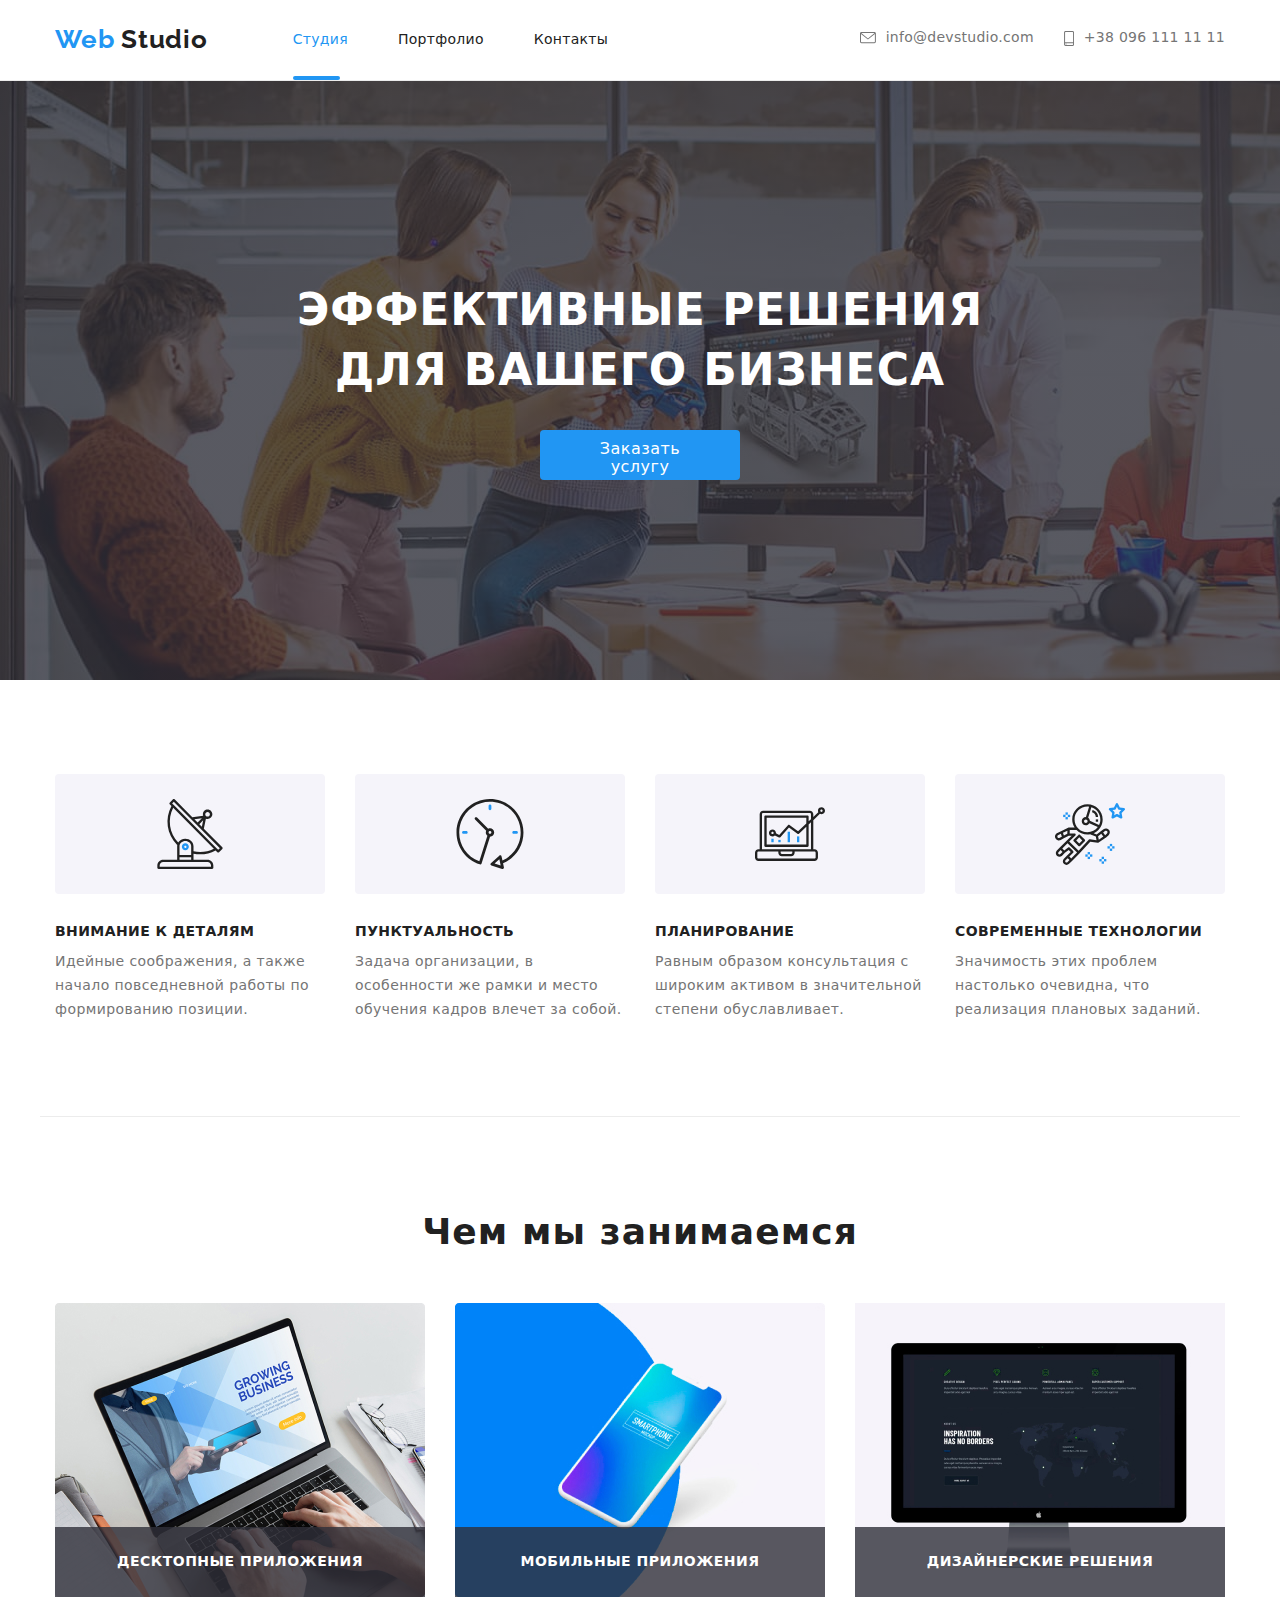
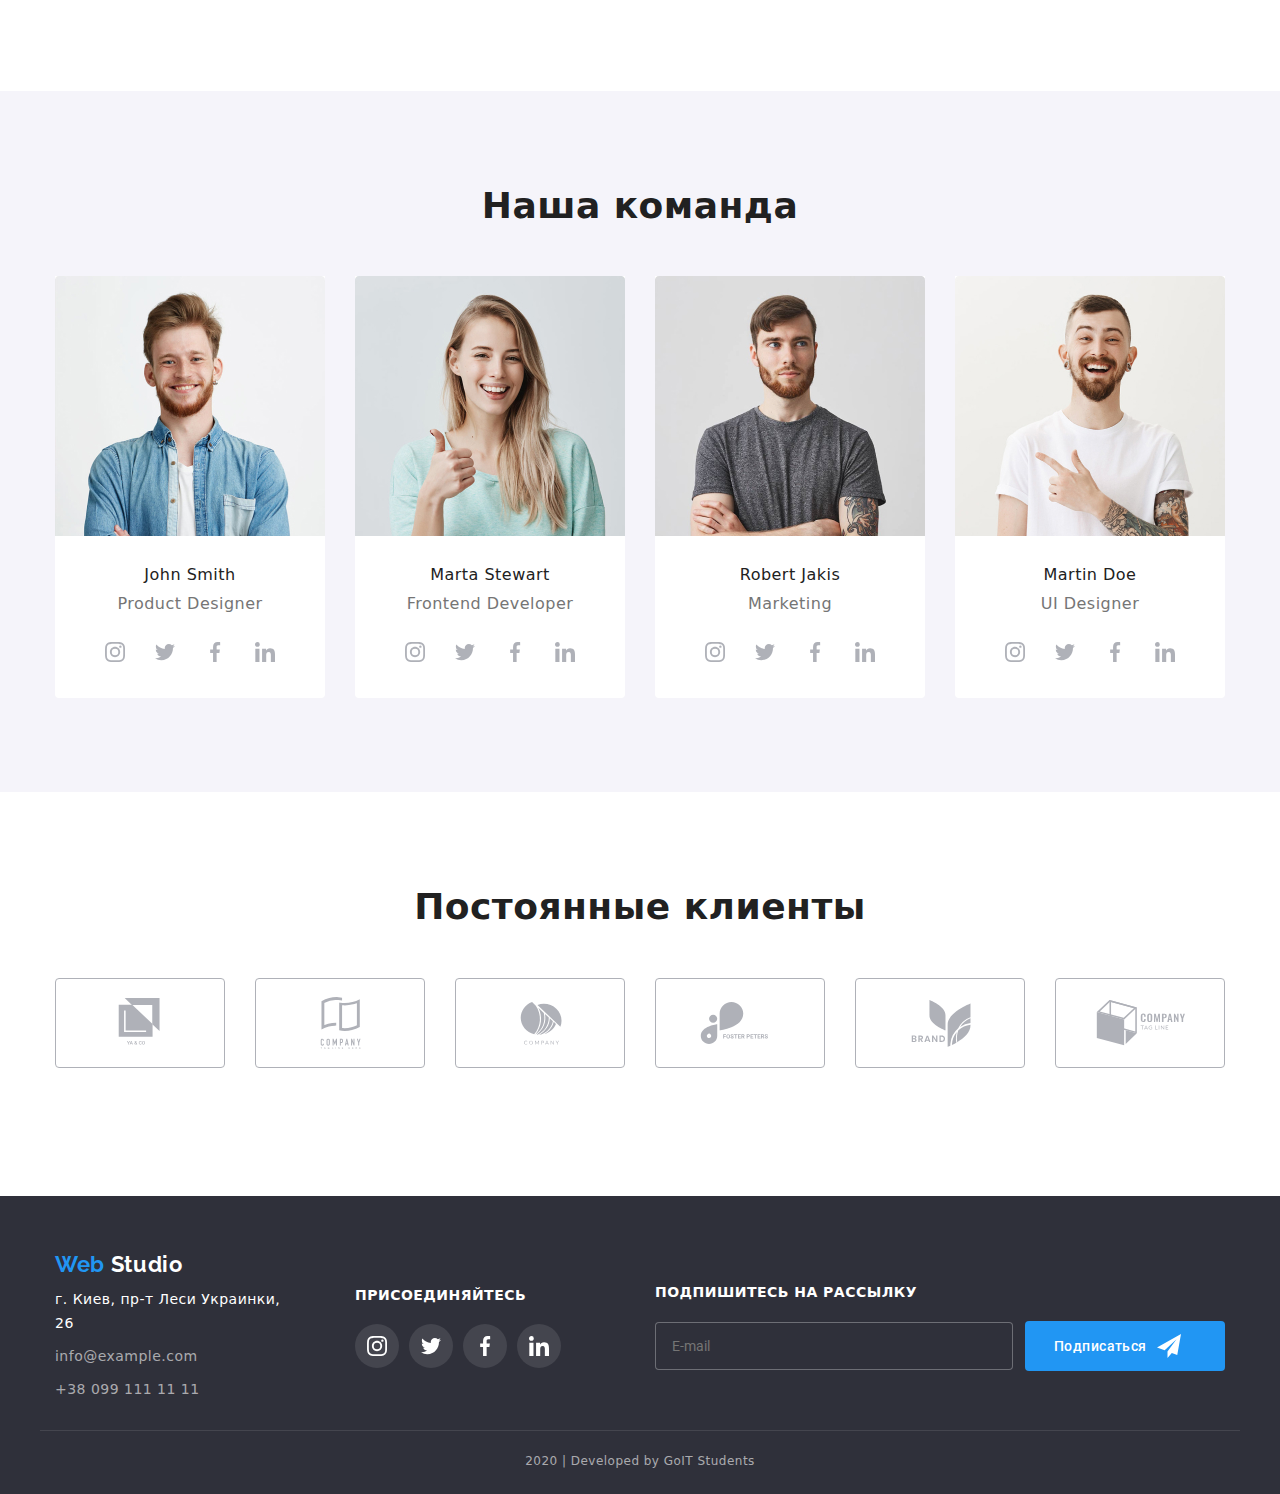
<file: index.html>
<!DOCTYPE html>
<html lang="en">
  <head>
    <meta charset="UTF-8" />
    <meta name="viewport" content="width=device-width, initial-scale=1.0" />
    <title>Web studio v.1</title>
    <!--<link href="https://fonts.googleapis.com/css2?family=Raleway:wght@700&family=Roboto:wght@500;700;900&display=swap"
      rel="stylesheet" />-->
    <link rel="stylesheet" href="./css/main.min.css">
    <link
      rel="stylesheet"
      href="https://cdnjs.cloudflare.com/ajax/libs/modern-normalize/0.6.0/modern-normalize.min.css"
    />
    <!--<link rel="stylesheet" href="./css/styles.css" />-->
  </head>
  <body>
    <!-- Шапка Сайту -->
    <header class="header">
      <div class="container">
        <nav>
          <a href="" class="logo main"><span>Web</span> Studio</a>
          <ul class="site-nav">
            <li class="item"><a href="" class="link studio">Студия</a></li>
            <li class="item"><a href="portfolio.html">Портфолио</a></li>
            <li class="item"><a href="">Контакты</a></li>
          </ul>
        </nav>
        <ul class="connection">
          <li class="items">
            <a class="mail" href="mailto:http://info@devstudio.com">
              <svg class="envelope">
                <use href="./images/symbol-defs.svg#icon-envelope"></use>
              </svg> info@devstudio.com</a>
          </li>
          <li class="items">
            <a class="phone" href="tel:+380961111111"
              ><svg class="smartphone"><use href="./images/symbol-defs.svg#icon-smartphone"></use></svg>+38 096 111 11
              11</a>
          </li>
        </ul>
      </div>
    </header>
    <!-- Основна частина (main) -->
    <main>
      <!-- Баннер -->
      <section class="banner">
        <h1 class="banner-title">Эффективные решения </br> для вашего бизнеса</h1>
      <button data-modal-open class="order-service">
        Заказать услугу</button>
      
      <div class="backdrop is-hidden" data-modal>
        <div class="modal">
          <button data-modal-close class="close-button">
            <svg class="icon-cross" width="11" height="11">
              <use href="./images/cross.svg#icon-cross"">
              </use>
            </svg>
          </button>
          <b>Оставьте свои данные, мы вам перезвоним</b>
          <form action="" name="mailing">

            <div class="first-input">
            <input type="text" name="name" class="form-name" id="name" placeholder=" ">
            <label for="name" class="form-lable">Имя</label>
            <svg class="icon-fname" height="12" width="12">
              <use href="./images/formsprite.svg#icon-fname">
              </use>
            </svg>
            </div>

            <div class="second-input">
              <input type="text" name="tel" class="form-name" id="phone" placeholder=" ">
              <label for="phone" class="form-lable">Телефон</label>
              <svg class="icon-fname" height="12" width="12">
                <use href="./images/formsprite.svg#icon-fphone">
                </use>
              </svg>
            </div>

            <div class="third-input">
              <input type="text" name="email" class="form-name" id="mail" placeholder=" ">
              <label for="mail" class="form-lable">Почта</label>
              <svg class="icon-fname" height="12" width="12">
                <use href="./images/formsprite.svg#icon-fenvelope">
                </use>
              </svg>
            </div>
            <textarea name="comment" id="" cols="30" rows="10" placeholder="Комментарий" class="textarea"></textarea>
           
            <div class="form-checkbox">
          <label class="check-lable">
            <input type="checkbox" class="form-check" name="policy" value="accept-policy">
            <span class="checkbox"></span>Соглашаюсь с рассылкой и принимаю <a href=" ">Условия договора</a>
          </label>
          </div>
          <button class="sent-resalt">
            Отправить
          </button>
            </form>
        </div>
      </div>
      </section>
      <!-- Частина Переваги -->
      <section class="section advantages">
        <div class="container">
          <ul class="advantages-title">
            <li class="items">
              <h3 class="section-title">Внимание к деталям</h3>
              <p>
                Идейные соображения, а также начало повседневной работы по
                формированию позиции.
              </p>
            </li>
            <li class="items">
              <h3 class="section-title">Пунктуальность</h3>
              <p>
                Задача организации, в особенности же рамки и место обучения
                кадров влечет за собой.
              </p>
            </li>
            <li class="items">
              <h3 class="section-title">Планирование</h3>
              <p>
                Равным образом консультация с широким активом в значительной
                степени обуславливает.
              </p>
            </li>
            <li class="items">
              <h3 class="section-title">Современные технологии</h3>
              <p>
                Значимость этих проблем настолько очевидна, что реализация
                плановых заданий.
              </p>
            </li>
          </ul>
        </div>
      </section>
      <!-- Частина сфера діяльності -->
      <section class="section feathure">
        <div class="container">
          <h2 class="section-title">Чем мы занимаемся</h2>
          <ul class="feathure-title">
            <li class="item">
              <img src="./images/desktop.jpg" alt="Десктопные приложения" />
              <p>Десктопные приложения</p>
            </li>
            <li class="item">
              <img src="./images/box.jpg" alt="Мобильные приложения" />
              <p>Мобильные приложения</p>
            </li>
            <li class="item">
              <img src="./images/network.jpg" alt="Дизайнерские решения" />
              <p>Дизайнерские решения</p>
            </li>
          </ul>
        </div>
      </section>
      <!-- Частина наша команда -->
      <section class="section team">
        <div class="container">
          <h2 class="section-title">Наша команда</h2>
          <ul class="team-title">
            <li class="item">
              <img src="./images/ourteam1.jpg" alt="John Smith" />
              <h3 class="own-name">John Smith</h3>
              <p class="own-skills">Product Designer</p>
              <ul class="logotips">
                <li>
                  <a class="social" href="" class="icon"><svg class="instagram" width="20" height="20"><use href="./images/symbol-defs.svg#icon-instagram"></use></svg></a>
                </li>
                <li>
                  <a class="social" href="" class="icon"><svg class="twitter" width="20" height="20">
                    <use href="./images/symbol-defs.svg#icon-twitter"></use>
                    
                  </svg></a>
                </li>
                <li>
                  <a class="social" href="" class="icon"><svg class="facebook" width="20" height="20">
                    <use href="./images/symbol-defs.svg#icon-facebook"></use>
                    
                  </svg></a>
                </li>
                <li>
                  <a class="social" href="" class="icon"><svg class="linkedin" width="20" height="20">
                    <use href="./images/symbol-defs.svg#icon-linkedin"></use>
                    
                  </svg></a>
                </li>
              </ul>
            </li>
            <li class="item">
              <img src="./images/ourteam2.jpg" alt="Marta Stewart" />
              <h3 class="own-name">Marta Stewart</h3>
              <p class="own-skills">Frontend Developer</p>
              <ul class="logotips">
                <li>
                  <a class="social" href="" class="icon"><svg class="instagram" width="20" height="20">
                      <use href="./images/symbol-defs.svg#icon-instagram"></use>
                      
                    </svg></a>
                </li>
                <li>
                  <a class="social" href="" class="icon"><svg class="twitter" width="20" height="20">
                      <use href="./images/symbol-defs.svg#icon-twitter"></use>
              
                    </svg></a>
                </li>
                <li>
                  <a class="social" href="" class="icon"><svg class="facebook" width="20" height="20">
                      <use href="./images/symbol-defs.svg#icon-facebook"></use>
              
                    </svg></a>
                </li>
                <li>
                  <a class="social" href="" class="icon"><svg class="linkedin" width="20" height="20">
                      <use href="./images/symbol-defs.svg#icon-linkedin"></use>
              
                    </svg></a>
                </li>
              </ul>
            </li>
            <li class="item">
              <img src="./images/ourteam3.jpg" alt="Robert Jakis" />
              <h3 class="own-name">Robert Jakis</h3>
              <p class="own-skills">Marketing</p>
              <ul class="logotips">
                <li>
                  <a class="social" href="" class="icon"><svg class="instagram" width="20" height="20">
                      <use href="./images/symbol-defs.svg#icon-instagram"></use>
                      
                    </svg></a>
                </li>
                <li>
                  <a class="social" href="" class="icon"><svg class="twitter" width="20" height="20">
                      <use href="./images/symbol-defs.svg#icon-twitter"></use>
              
                    </svg></a>
                </li>
                <li>
                  <a class="social" href="" class="icon"><svg class="facebook" width="20" height="20">
                      <use href="./images/symbol-defs.svg#icon-facebook"></use>
              
                    </svg></a>
                </li>
                <li>
                  <a class="social" href="" class="icon"><svg class="linkedin" width="20" height="20">
                      <use href="./images/symbol-defs.svg#icon-linkedin"></use>
              
                    </svg></a>
                </li>
              </ul>
            </li>
            <li class="item">
              <img src="./images/ourteam4.jpg" alt="Martin Doe" />
              <h3 class="own-name">Martin Doe</h3>
              <p class="own-skills">UI Designer</p>
              <ul class="logotips">
                <li>
                  <a class="social" href="" class="icon"><svg class="instagram" width="20" height="20">
                      <use href="./images/symbol-defs.svg#icon-instagram"></use>
                      
                    </svg></a>
                </li>
                <li>
                  <a class="social" href="" class="icon"><svg class="twitter" width="20" height="20">
                      <use href="./images/symbol-defs.svg#icon-twitter"></use>
              
                    </svg></a>
                </li>
                <li>
                  <a class="social" href="" class="icon"><svg class="facebook" width="20" height="20">
                      <use href="./images/symbol-defs.svg#icon-facebook"></use>
              
                    </svg></a>
                </li>
                <li>
                  <a class="social" href="" class="icon"><svg class="linkedin" width="20" height="20">
                      <use href="./images/symbol-defs.svg#icon-linkedin"></use>
              
                    </svg></a>
                </li>
              </ul>
        </div>
      </section>
      <!-- Частина Постійні клієнти -->
      <section class="section clients">
        <div class="container">
          <h2 class="section-title">Постоянные клиенты</h2>
          <ul class="item">
            <li class="item-box">
              <a href="" class="icon"><svg class="clients"><use href="./images/sprite.svg#icon-Client-1"></use></svg></a>
            </li>
            <li class="item-box">
              <a href="" class="icon"
                ><svg class="clients">
                  <use href="./images/sprite.svg#icon-Client-2"></use>
                </svg></a>
            </li>
            <li class="item-box">
              <a href="" class="icon"
                ><svg class="clients">
                  <use href="./images/sprite.svg#icon-Client-3"></use>
                </svg></a>
            </li>
            <li class="item-box">
              <a href="" class="icon"
                ><svg class="clients">
                  <use href="./images/sprite.svg#icon-Client-4"></use>
                </svg></a>
            </li>
            <li class="item-box">
              <a href="" class="icon"
                ><svg class="clients">
                  <use href="./images/sprite.svg#icon-Client-5"></use>
                </svg></a>
            </li>
            <li class="item-box">
              <a href="" class="icon"
                ><svg class="clients">
                  <use href="./images/sprite.svg#icon-Client-6"></use>
                </svg></a>
            </li>
          </ul>
        </div>
      </section>
    </main>
    <!-- Підвал (Footer) -->
    <footer>
      <div class="container-footer">
        <div class="location">
          <a href="" class="logo secondary"
            ><span>Web</span><span class="span"> Studio</span></a
          >
          <address>
            <a href="" class="address-first">г. Киев, пр-т Леси Украинки, 26</a
            ><br />
            <a href="" class="address-second">info@example.com</a><br />
            <a href="" class="address-seconds">+38 099 111 11 11</a>
          </address>
        </div>
        <div class="connect">
          <b>Присоединяйтесь</b>
          <ul class="connect-icon">
            <li class="icon">
              <a href="" class="icon-pic"><svg width="20" height="20" class="footer-icon"><use href="./images/symbol-defs.svg#icon-instagram" ></use></svg></a>
            </li>
            <li class="icon">
              <a href="" class="icon-pic"><svg width="20" height="20" class="footer-icon">
                <use href="./images/symbol-defs.svg#icon-twitter" ></use>
              </svg></a>
            </li>
            <li class="icon">
              <a  href="" class="icon-pic"><svg width="20" height="20" class="footer-icon">
                <use href="./images/symbol-defs.svg#icon-facebook" ></use>
              </svg></a>
            </li>
            <li class="icon">
              <a  href="" class="icon-pic"><svg width="20" height="20" class="footer-icon">
                <use href="./images/symbol-defs.svg#icon-linkedin" ></use>
              </svg></a>
            </li>
          </ul>
        </div>
        <div class="sending">
          <b>Подпишитесь на рассылку</b>
        <div class="subscribe-place">
        <form action="">
          <input type="text" name="join" placeholder="E-mail" class="subscribe">
        <button type="submit">Подписаться</button>
        </form>  
          </div>
        </div>
      </div>
      <p class="goit">2020 | Developed by GoIT Students</p>
    </footer>
    <script src="./js/modal.js"></script>
  </body>
</html>
</file>
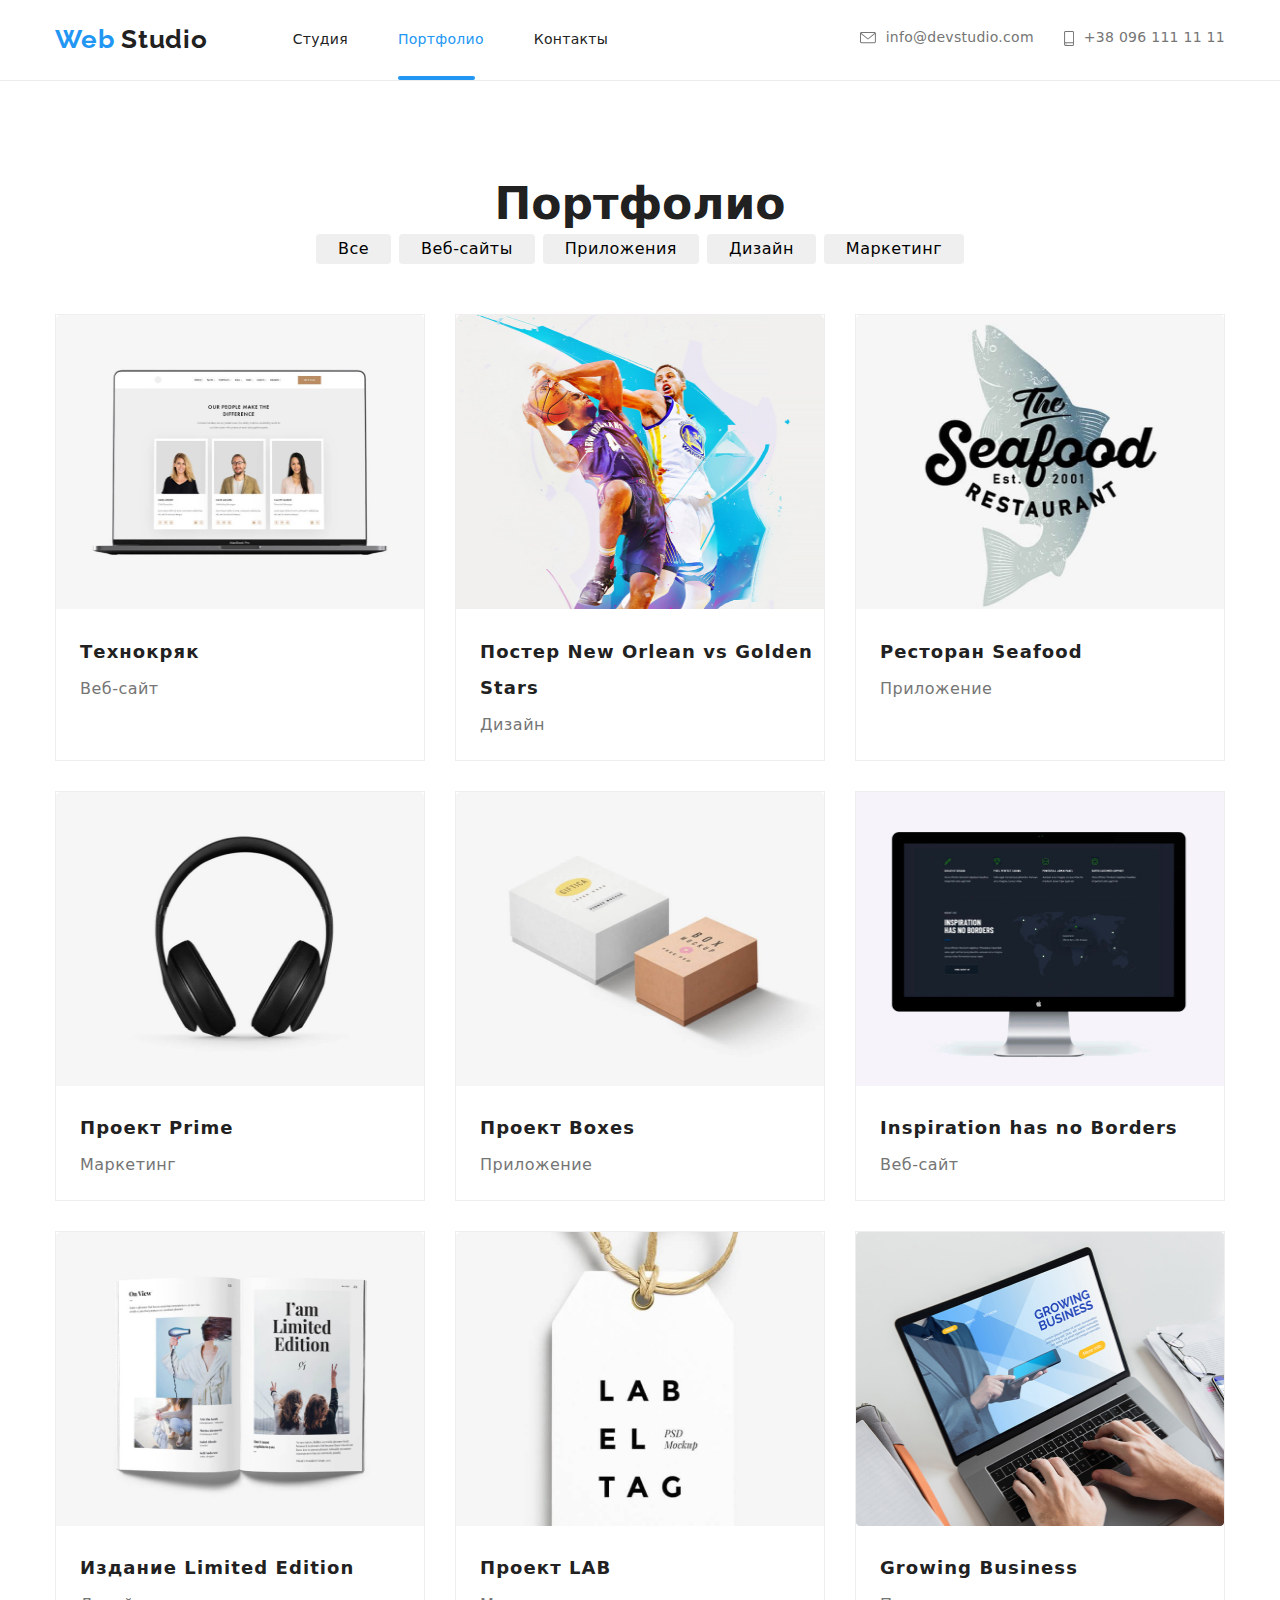
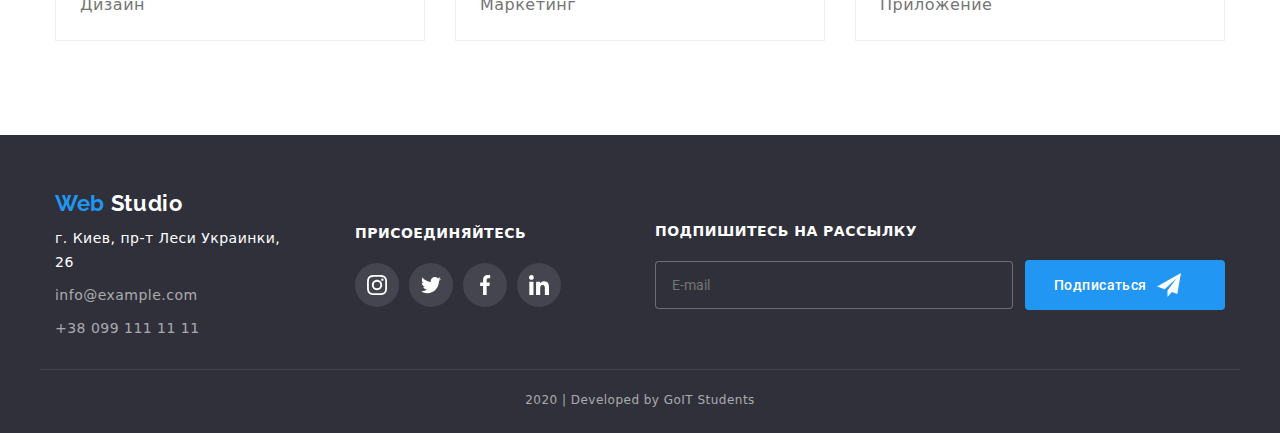
<file: portfolio.html>
<!DOCTYPE html>
<html lang="en">
  <head>
    <meta charset="UTF-8" />
    <meta name="viewport" content="width=device-width, initial-scale=1.0" />
    <title>Portfolio</title>
    <!--<link
      href="https://fonts.googleapis.com/css2?family=Raleway:wght@700&family=Roboto:wght@500;700;900&display=swap"
      rel="stylesheet"
    />-->
    <link rel="stylesheet" href="./css/main.min.css" />
    <link
      rel="stylesheet"
      href="https://cdnjs.cloudflare.com/ajax/libs/modern-normalize/0.6.0/modern-normalize.min.css"
    />
    <!--<link rel="stylesheet" href="css/styles.css" />-->
  </head>
  <body>
    <!--Header-->
    <header class="header">
      <div class="container">
        <nav>
          <a href="" class="logo main"><span>Web</span> Studio</a>
          <ul class="site-nav">
            <li class="item"><a href="./index.html">Студия</a></li>
            <li class="item">
              <a href="" class="link portfolio">Портфолио</a>
            </li>
            <li class="item"><a href="">Контакты</a></li>
          </ul>
        </nav>
        <ul class="connection">
          <li class="items">
            <a class="mail" href="mailto:http://info@devstudio.com">
              <svg class="envelope">
                <use href="./images/symbol-defs.svg#icon-envelope"></use>
              </svg>
              info@devstudio.com</a
            >
          </li>
          <li class="items">
            <a class="phone" href="tel:+380961111111"
              ><svg class="smartphone">
                <use href="./images/symbol-defs.svg#icon-smartphone"></use>
              </svg>
              +38 096 111 11 11</a
            >
          </li>
        </ul>
      </div>
    </header>
    <!--Main-->
    <main>
      <section class="section-portfolio">
        <div class="container">
          <h1 class="main-name">Портфолио</h1>
          <ul class="buttons">
            <li><button type="button">Все</button></li>
            <li><button type="button">Веб-сайты</button></li>
            <li><button type="button">Приложения</button></li>
            <li><button type="button">Дизайн</button></li>
            <li><button type="button">Маркетинг</button></li>
          </ul>
          <!--Our projects-->
          <ul class="projects">
            <li class="items">
              <a href="">
                <div>
                  <img src="./images/laptop.jpg" alt="laptop" />
                  <p class="second-paragraf">
                    Технокряк это современная площадка распространения
                    коронавируса. Компании используют эту платформу для
                    цифрового шпионажа и атак на защищённые сервера конкурентов.
                  </p>
                </div>
                <h3>Технокряк</h3>
                <p class="first-paragraf">Веб-сайт</p>
              </a>
            </li>
            <li class="items">
              <a href="">
                <div>
                  <img src="./images/basketboll.jpg" alt="basketboll" />
                  <p class="second-paragraf">
                    Технокряк это современная площадка распространения
                    коронавируса. Компании используют эту платформу для
                    цифрового шпионажа и атак на защищённые сервера конкурентов.
                  </p>
                </div>
                <h3>Постер New Orlean vs Golden Stars</h3>
                <p class="first-paragraf">Дизайн</p>
              </a>
            </li>
            <li class="items">
              <a href="">
                <div>
                  <img src="./images/seafood.jpg" alt="seafood" />
                  <p class="second-paragraf">
                    Технокряк это современная площадка распространения
                    коронавируса. Компании используют эту платформу для
                    цифрового шпионажа и атак на защищённые сервера конкурентов.
                  </p>
                </div>
                <h3>Ресторан Seafood</h3>
                <p class="first-paragraf">Приложение</p>
              </a>
            </li>
            <li class="items">
              <a href="">
                <div>
                  <img src="./images/headphone.jpg" alt="headphone" />
                  <p class="second-paragraf">
                    Технокряк это современная площадка распространения
                    коронавируса. Компании используют эту платформу для
                    цифрового шпионажа и атак на защищённые сервера конкурентов.
                  </p>
                </div>
                <h3>Проект Prime</h3>
                <p class="first-paragraf">Маркетинг</p>
              </a>
            </li>
            <li class="items">
              <a href="">
                <div>
                  <img src="./images/boxes.jpg" alt="boxes" />
                  <p class="second-paragraf">
                    Технокряк это современная площадка распространения
                    коронавируса. Компании используют эту платформу для
                    цифрового шпионажа и атак на защищённые сервера конкурентов.
                  </p>
                </div>
                <h3>Проект Boxes</h3>
                <p class="first-paragraf">Приложение</p>
              </a>
            </li>
            <li class="items">
              <a href="">
                <div>
                  <img src="./images/network.jpg" alt="network" />
                  <p class="second-paragraf">
                    Технокряк это современная площадка распространения
                    коронавируса. Компании используют эту платформу для
                    цифрового шпионажа и атак на защищённые сервера конкурентов.
                  </p>
                </div>
                <h3>Inspiration has no Borders</h3>
                <p class="first-paragraf">Веб-сайт</p>
              </a>
            </li>
            <li class="items">
              <a href="">
                <div>
                  <img src="./images/book.jpg" alt="book" />
                  <p class="second-paragraf">
                    Технокряк это современная площадка распространения
                    коронавируса. Компании используют эту платформу для
                    цифрового шпионажа и атак на защищённые сервера конкурентов.
                  </p>
                </div>
                <h3>Издание Limited Edition</h3>
                <p class="first-paragraf">Дизайн</p>
              </a>
            </li>
            <li class="items">
              <a href="">
                <div>
                  <img src="./images/label.jpg" alt="label" />
                  <p class="second-paragraf">
                    Технокряк это современная площадка распространения
                    коронавируса. Компании используют эту платформу для
                    цифрового шпионажа и атак на защищённые сервера конкурентов.
                  </p>
                </div>
                <h3>Проект LAB</h3>
                <p class="first-paragraf">Маркетинг</p>
              </a>
            </li>
            <li class="items">
              <a href="">
                <div>
                  <img src="./images/desktop.jpg" alt="desktop" />
                  <p class="second-paragraf">
                    Технокряк это современная площадка распространения
                    коронавируса. Компании используют эту платформу для
                    цифрового шпионажа и атак на защищённые сервера конкурентов.
                  </p>
                </div>
                <h3>Growing Business</h3>
                <p class="first-paragraf">Приложение</p>
              </a>
            </li>
          </ul>
        </div>
      </section>
    </main>
    <!--Footer-->
    <footer>
      <div class="container-footer">
        <div class="location">
          <a href="" class="logo secondary"
            ><span>Web</span><span class="span"> Studio</span></a
          >
          <address>
            <a href="" class="address-first">г. Киев, пр-т Леси Украинки, 26</a
            ><br />
            <a href="" class="address-second">info@example.com</a><br />
            <a href="" class="address-seconds">+38 099 111 11 11</a>
          </address>
        </div>
        <div class="connect">
          <b>Присоединяйтесь</b>
          <ul class="connect-icon">
            <li class="icon">
              <a href="" class="icon-pic">
                <svg width="20" height="20" class="footer-icon">
                  <use href="./images/symbol-defs.svg#icon-instagram"></use>
                </svg>
              </a>
            </li>
            <li class="icon">
              <a href="" class="icon-pic"
                ><svg width="20" height="20" class="footer-icon">
                  <use href="./images/symbol-defs.svg#icon-twitter"></use>
                </svg>
              </a>
            </li>
            <li class="icon">
              <a href="" class="icon-pic"
                ><svg width="20" height="20" class="footer-icon">
                  <use href="./images/symbol-defs.svg#icon-facebook"></use>
                </svg>
              </a>
            </li>
            <li class="icon">
              <a href="" class="icon-pic"
                ><svg width="20" height="20" class="footer-icon">
                  <use href="./images/symbol-defs.svg#icon-linkedin"></use>
                </svg>
              </a>
            </li>
          </ul>
        </div>
        <div class="sending">
          <b>Подпишитесь на рассылку</b>
          <div class="subscribe-place">
            <form action="">
              <input
                type="text"
                name="join"
                placeholder="E-mail"
                class="subscribe"
              />
              <button type="submit">Подписаться</button>
            </form>
          </div>
        </div>
      </div>
      <p class="goit">2020 | Developed by GoIT Students</p>
    </footer>
  </body>
</html>
</file>
<file: css/styles.css>
:root {
  --color-of-main-text: #212121;
  --color-of-second-text: #757575;
  --akcent: #2196f3;
  --white-color: #ffffff;
  --developed-by: rgba(255, 255, 255, 0.4);
  --second-color-background: #f5f4fa;
  --secondary-buttom-background: #f5f4fa;
  --background-footer: #2f303a;
  --footer-text: rgba(255, 255, 255, 0.6);
  --items-color: #afb1b8;
}

/* color of main text #212121; */
/* color of the second text #757575; */
/* white color #ffffff; */
/* akcent #2196F3; */
/* developed by rgba(255, 255, 255, 0.4); */
/* the second color of background #F5F4FA; */

/* Making border-box type of box model*/
html {
  box-sizing: border-box;
}
*,
*::before,
*::after {
  box-sizing: inherit;
}
.header {
  position: fixed;
  z-index: 2;
  width: 100%;
  min-height: 80px;
  top: 0px;
  left: 0px;
  background-color: var(--white-color);
  border-bottom: 1px solid #ececec;
}
.header .container {
  display: flex;
  align-items: center;
}

/*body*/
body {
  color: var(--color-of-second-text);
  background-color: var(--white-color);
  font-family: roboto, sans-serif;
  padding-top: 80px;

  margin: 0px;
}

ul {
  list-style: none;
}
a {
  text-decoration: none;
}

/*logo*/
.logo {
  color: var(--color-of-main-text);
  font-family: Raleway, sans-serif;
  letter-spacing: 0.03em;
  font-weight: bold;
}
.logo.main {
  padding-top: 24px;
  padding-bottom: 25px;
  font-size: 26px;
  line-height: 1.19;
}
.logo.secondary {
  display: inline-block;
  font-size: 22px;
  line-height: 1.18;
  margin-bottom: 10px;
}
span {
  color: var(--akcent);
}
.span {
  color: var(--white-color);
}

/* navigtion */
.site-nav a {
  color: var(--color-of-main-text);
  display: block;
  padding-top: 32px;
  /*padding-bottom: 32px;*/

  transition-property: color;
  transition-duration: 250ms;
  transition-timing-function: cubic-bezier(0.4, 0, 0.2, 1);
}
nav {
  display: flex;
}
.site-nav .item {
  margin-right: 50px;
}
.site-nav .item:last-child {
  margin-right: 0px;
}

.site-nav {
  font-weight: 500;
  font-size: 14px;
  letter-spacing: 0.02em;
  line-height: 1.14;
  color: var(--akcent);
  display: flex;
  margin-bottom: 0px;
  margin-top: 0px;
  margin-left: 85px;
  padding: 0px;
}

.site-nav a:hover,
.site-nav a:focus {
  color: var(--akcent);
}
.link.portfolio {
  color: var(--akcent);
}
.link.studio {
  color: var(--akcent);
}
.link.portfolio::after {
  display: block;
  margin-top: 28px;
  content: "";
  width: 100%;
  height: 4px;
  background-repeat: no-repeat;
  background-image: url(../images/hover2.svg);
}
.link.studio::after {
  display: block;
  margin-top: 28px;
  content: "";
  width: 100%;
  height: 4px;
  background-repeat: no-repeat;
  background-image: url(../images/hover.svg);
}
.connection a {
  color: var(--color-of-second-text);
  font-weight: 500;
  font-size: 14px;
  letter-spacing: 0.02em;
  line-height: 1.14;
}
.connection a:hover,
.connection a:focus {
  color: var(--akcent);
}
.connection {
  display: flex;
  margin-bottom: 0px;
  margin-top: 0px;
  padding: 0px;
  margin-left: auto;
}
.connection .items + .items {
  margin-left: 30px;
}
/*.connection*/
.mail::before {
  display: inline-flex;
  margin-right: 10px;
  min-height: 13px;
  min-width: 16px;
  /*content: "";
  background-image: url(../images/envelope.svg);
  background-repeat: no-repeat;
  background-size: contain;*/
}
.mail {
  display: inline-flex;
  justify-content: center;
  align-items: center;

  transition-property: color;
  transition-duration: 250ms;
  transition-timing-function: cubic-bezier(0.4, 0, 0.2, 1);
}
.envelope {
  fill: var(--color-of-second-text);
  height: 12px;
  width: 16px;
  margin-right: 10px;
}
.mail:hover,
.mail:focus {
  color: var(--akcent);
}
.mail:hover > .envelope {
  fill: var(--akcent);
}
.mail:focus > .envelope {
  fill: var(--akcent);
}
.smartphone {
  fill: var(--color-of-second-text);
  height: 15px;
  width: 10px;
  margin-right: 10px;
}

.phone {
  display: inline-flex;
  justify-content: center;
  align-items: center;

  transition-property: color;
  transition-duration: 250ms;
  transition-timing-function: cubic-bezier(0.4, 0, 0.2, 1);
}
.phone:hover,
.phone:focus {
  color: var(--akcent);
}
.phone:hover > .smartphone {
  fill: var(--akcent);
}
.phone:focus > .smartphone {
  fill: var(--akcent);
}
/*.phone::before {
  display: inline-flex;

  margin-right: 10px;
  min-height: 15px;
  min-width: 10px;
  content: "";
  background-image: url(../images/phone.svg);
  background-repeat: no-repeat;
  background-size: contain;
}*/
/* main part */

.section.advantages .section-title {
  color: var(--color-of-main-text);
  font-weight: bold;
  font-size: 14px;
  line-height: 1.14;
  letter-spacing: 0.03em;
  text-transform: uppercase;
  margin-bottom: 10px;
  margin-top: 0px;
}
.advantages-title {
  display: flex;
  margin-top: 0px;
  margin-bottom: 0px;
  padding-left: 0px;
}
.advantages-title p {
  margin-top: 0px;
  margin-bottom: 0px;
}

.advantages-title .items::before {
  content: "";
  display: block;
  height: 120px;
  margin-bottom: 30px;

  background-repeat: no-repeat;
  background-position: 50% 50%;
}
.advantages-title .items:nth-of-type(1)::before {
  background-image: url(../images/antenna.svg), url(../images/Rectangle.svg);
}
.advantages-title .items:nth-of-type(2)::before {
  background-image: url(../images/clock.svg), url(../images/Rectangle.svg);
}
.advantages-title .items:nth-of-type(3)::before {
  background-image: url(../images/diagram1.svg), url(../images/Rectangle.svg);
}
.advantages-title .items:nth-of-type(4)::before {
  background-image: url(../images/astronaut1.svg), url(../images/Rectangle.svg);
}
.advantages-title .items + .items {
  margin-left: 30px;
}
.advantages-title .items {
  width: 270px;
}

.section.advantage,
.section.feathure,
.section.team,
.section.clients,
footer {
  letter-spacing: 0.03em;
}
.section.advantages p {
  font-weight: normal;
  font-size: 14px;
  line-height: 1.71;
  letter-spacing: 0.03em;
}
.section.advantages {
  padding-top: 94px;
  margin-bottom: 0px;
}
.section.advantages .container {
  padding-bottom: 94px;
  border-bottom: 1px solid #ececec;
}
.container {
  margin-left: auto;
  margin-right: auto;
  padding-left: 15px;
  padding-right: 15px;
  width: 1200px;
}

/* banner */

.banner {
  padding-top: 200px;
  text-align: center;
  color: var(--color-of-main-text);
  letter-spacing: 0.06em;
  height: 600px;
  max-width: 1600px;
  margin-left: auto;
  margin-right: auto;
  background-color: var(--background-footer);
  background-image: linear-gradient(
      rgba(47, 48, 58, 0.8),
      rgba(47, 48, 58, 0.8)
    ),
    url(../images/Header.jpg);
}

.order-service {
  position: relative;
  padding: 10px 32px;
  background-color: var(--akcent);
  color: var(--white-color);
  position: relative;
}
.icon-cross {
  position: absolute;
  top: 50%;
  left: 50%;
  transform: translate(-50%, -50%);
}
.backdrop {
  position: fixed;
  top: 0;
  left: 0;
  width: 100%;
  height: 100%;
  background-color: rgba(0, 0, 0, 0.2);
  z-index: 3;
  transition: opacity 250ms cubic-bezier(0.4, 0, 0.2, 1);
}

.backdrop.is-hidden {
  position: fixed;
  opacity: 0;
  pointer-events: none;
  top: 0;
  left: 0;

  width: 100%;
  height: 100%;
}

.modal {
  position: absolute;
  top: 50%;
  left: 50%;
  transform: translate(-50%, -50%);

  width: 528px;
  height: 581px;

  background-color: var(--white-color);
  border-radius: 4px;
}
form {
  font-family: Roboto;
  font-weight: normal;
  font-size: 14px;
  line-height: 1.71%;
  letter-spacing: 0.03em;

  color: #757575;
}
.modal a {
  text-decoration: underline;
  cursor: pointer;
}
.modal p {
  font-size: 14px;
  line-height: 1.71%;
  letter-spacing: 0.03em;
  margin-left: 7px;
  margin-top: 0px;
  margin-bottom: 0px;
}

.form-checkbox {
  display: flex;
  align-items: center;
  justify-content: center;

  margin-top: 20px;
}
.form-checkbox a {
  margin-left: 5px;
  color: var(--akcent);
}
.form-check {
  -webkit-appearance: none;
  position: absolute;
}
.check-lable {
  display: inline-flex;
  align-items: center;
}
.checkbox {
  display: inline-block;
  margin-right: 9px;
  width: 16px;
  height: 15px;
  border: 2px solid black;
  border-radius: 4px;
}
.form-check:checked + .checkbox {
  background-image: url("../images/iconcheck.svg");
  background-size: contain;
  background-origin: border-box;
  border: none;
}

.modal b {
  display: block;
  margin-right: auto;
  color: var(--color-of-main-text);
  text-transform: lowercase;
  margin-bottom: 30px;
  font-size: 20px;
}
.modal b::first-letter {
  text-transform: uppercase;
}
.close-button {
  position: relative;
  display: block;
  margin-left: auto;
  margin-top: 8px;
  margin-right: 8px;
  margin-bottom: 2px;
  padding: 0px;
  width: 30px;
  height: 30px;
  border-radius: 50%;
  background-color: var(--white-color);
  border: 1px solid rgba(0, 0, 0, 0.1);
  outline: none;
}
.close-button:hover,
.close-button:focus {
  fill: var(--akcent);
  background-color: var(--white-color);
  border: 1px solid rgba(0, 0, 0, 0.1);
}
.form-name {
  position: relative;
  min-width: 448px;
  min-height: 40px;
  border: 1px solid rgba(33, 33, 33, 0.2);
  border-radius: 4px;
  padding-left: 43px;
  outline: none;
}
.first-input {
  position: relative;
  margin-bottom: 28px;
}
.form-lable {
  position: absolute;
  top: 50%;
  left: 82px;
  transform: translateY(-50%);
  transition: transform 250ms cubic-bezier(0.4, 0, 0.2, 1);
  font-size: 14px;
}
.form-name:focus + .form-lable {
  color: var(--akcent);
  font-size: 12px;
}

.form-name:focus + .form-lable,
.form-name:not(:placeholder-shown) + .form-lable {
  transform: translate(-30px, -30px);
}
.icon-fname {
  display: inline-block;
  position: absolute;
  top: 50%;
  left: 59px;
  transform: translateY(-50%);
}
.form-name:focus ~ .icon-fname {
  fill: var(--akcent);
}

.form-name:hover,
.form-name:focus {
  border: 1px solid #2196f3;
}

/*.form-name:placeholder-shown {
  background-color: var(--white-color);
}*/
.second-input {
  position: relative;
  margin-bottom: 28px;
}

.form-name:focus ~ .icon-fphone {
  fill: var(--akcent);
}
.third-input {
  position: relative;
  margin-bottom: 28px;
}
.textarea {
  min-width: 448px;
  height: 120px;
  padding: 12px 16px;
  font-size: 14px;
  border: 1px solid rgba(33, 33, 33, 0.2);
  border-radius: 4px;
  resize: none;
  outline: none;
}
.textarea:hover,
.textarea:focus {
  border: 1px solid var(--akcent);
}
.form-check {
  display: flex;
  margin-left: 54px;
  margin-right: 0px;
}
.sent-resalt {
  margin-top: 30px;
  background-color: var(--akcent);
  color: var(--white-color);
  outline: none;
  font-size: 16px;
  line-height: 1.87px;
  min-width: 200px;
  min-height: 50px;
}
.banner-title {
  font-weight: 900;
  font-size: 44px;
  line-height: 1.36;
  color: var(--white-color);
  margin-top: 0px;
  margin-bottom: 30px;
  text-transform: uppercase;
}

/* buttom */
.buttom.primary {
  color: var(--white-color);
  background-color: var(--akcent);
  letter-spacing: 0.06em;
  font-weight: 900;
  font-size: 16px;
  text-align: center;
  line-height: 1.87;
  border-radius: 4px;
  padding: 10px 8px 10px 29px;
  display: inline-flex;
  width: 200px;
  align-items: center;
  margin-left: 12px;
}
.buttom.primary::after {
  content: "";
  display: inline-block;
  background-image: url(../images/send.svg);
  height: 24px;
  width: 24px;
  margin-left: 10px;
  background-position: center;
}
.buttom.primarys {
  display: inline-block;
  color: var(--white-color);
  background-color: var(--akcent);
  letter-spacing: 0.06em;
  font-weight: 900;
  font-size: 16px;
  text-align: center;
  line-height: 1.87;
  border-radius: 4px;
  padding: 10px 32px;
  min-width: 200px;
}

button:hover,
button:focus {
  color: var(--white-color);
  background-color: var(--akcent);
}

.buttom-secondary {
  font-style: normal;
  font-weight: 900;
  font-size: 16px;
  line-height: 1.87px;
  letter-spacing: 0.06em;
  color: var(--white-color);
  background-color: var(--akcent);
  border-radius: 4px;
  padding: 10px 32px;
  min-width: 200px;
}
.buttom-secondary:hover,
.buttom-secondary:focus {
  color: var(--akcent);
  background-color: var(--white-color);
}
/*Portfolio button in the main*/
button {
  font-family: roboto, sans-serif;
  border-radius: 4px;
  letter-spacing: 0.03em;
  font-weight: 500;
  font-size: 16px;
  line-height: 1.62;
  border: none;
  padding: 6px 22px;
  cursor: pointer;

  transition-property: background-color, color;
  transition-duration: 250ms;
  transition-timing-function: cubic-bezier(0.4, 0, 0.2, 1);
}
.buttons li + li {
  margin-left: 8px;
}
.buttons {
  display: flex;
  justify-content: center;
  padding-left: 0px;
  margin-bottom: 50px;
  margin-top: 0px;
}

.feathure h2 {
  margin-top: 0px;
  margin-bottom: 0px;
  text-align: center;
}
.team h2 {
  text-align: center;
}
.clients h2 {
  text-align: center;
}
.feathure-title {
  display: flex;
  padding: 0px;
  margin: 0px;
  position: relative;
}
.feathure-title img {
  display: block;
}

.feathure-title p {
  position: absolute;
  bottom: 0px;
  width: 370px;
}
.feathure-title .item {
  min-width: 370px;
}
.feathure-title .item + .item {
  margin-left: 30px;
}

/*In general hear shold have been the second page*/
.projects h3,
h1 {
  color: var(--color-of-main-text);
  margin-bottom: 4px;
  margin-top: 0px;
}
.projects p {
  color: var(--color-of-second-text);
  margin-bottom: 0px;
  margin-top: 0px;
}
.projects {
  display: flex;
  flex-wrap: wrap;
  margin: 0px;
  padding: 0px;
}
.projects .items {
  width: 370px;
  margin-right: 30px;
  margin-bottom: 30px;
  border: 1px solid #eeeeee;
  cursor: pointer;
  padding-bottom: 20px;
  position: relative;
}

.projects div {
  display: inline-block;
  position: relative;
  overflow: hidden;
  margin: 0px;
  padding: 0px;
  height: 294px;
  margin-bottom: 20px;
}
.projects div::before {
  display: inline-block;
  content: "";
  background-color: rgba(33, 150, 243, 0.9);
  width: 368px;
  height: 294px;
  position: absolute;
  transform: translateY(100%);
  transition: transform 250ms cubic-bezier(0.4, 0, 0.2, 1);
}

.projects div:hover::before,
.projects div:focus::before {
  background-color: rgba(33, 150, 243, 0.9);

  transition-property: background-color;
  transition: transform 250ms cubic-bezier(0.4, 0, 0.2, 1);
  transform: translateY(0px);
}

.projects .items:hover,
.projects .items:focus {
  box-shadow: 1px 4px 6px rgba(0, 0, 0, 0.16), 0px 4px 4px rgba(0, 0, 0, 0.06),
    0px 1px 1px rgba(0, 0, 0, 0.12);
}
.projects .items:nth-child(3n) {
  margin-right: 0px;
}
.projects .items:nth-last-child(-n + 3) {
  margin-bottom: 0px;
}

.projects img {
  display: block;
  width: 368px;
  height: 294px;
}
.first-paragraf {
  font-weight: normal;
  font-size: 16px;
  line-height: 1.87;
  letter-spacing: 0.03em;
  padding-left: 24px;
}
.second-paragraf {
  font-weight: normal;
  font-size: 18px;
  line-height: 1.55;
  letter-spacing: 0.03em;
  position: absolute;
  /*top: 50%;
  left: 50%;
  transform: translate(-50%, -50%);*/
  top: 63px;
  left: 24px;
  right: 24px;
  transform: translateY(299px);
  transition-property: color;
  transition: transform 250ms cubic-bezier(0.4, 0, 0.2, 1);
}
.projects div:hover .second-paragraf,
.projects div:focus .second-paragraf {
  color: var(--white-color);
  transform: translateY(0px);
  transition: transform 250ms cubic-bezier(0.4, 0, 0.2, 1);
}
.projects h3 {
  font-weight: bold;
  font-size: 18px;
  line-height: 2;
  letter-spacing: 0.06em;
  padding-left: 24px;
}
.section.feathure {
  padding-top: 94px;
  padding-bottom: 94px;
  margin-bottom: 0px;
}
.section.feathure .section-title {
  color: var(--color-of-main-text);
  font-weight: bold;
  font-size: 36px;
  line-height: 1.16;
  letter-spacing: 0.03em;
  margin-bottom: 50px;
}

.section.feathure p {
  text-align: center;
  background-color: rgba(47, 48, 58, 0.8);
  color: var(--white-color);
  font-weight: bold;
  font-size: 14px;
  line-height: 1.14;
  text-transform: uppercase;
  padding-top: 27px;
  padding-bottom: 27px;
  margin-top: 0px;
  margin-bottom: 0px;
}
.section.team {
  background-color: var(--second-color-background);
  padding-top: 94px;
  padding-bottom: 94px;

  margin-bottom: 0px;
}
.team-title {
  display: flex;
  padding: 0px;
  margin: 0px;
}
.team-title img {
  display: block;
  margin-bottom: 30px;
}
.team-title .item {
  min-width: 270px;
  background-color: var(--white-color);
  border-radius: 4px;
  padding-bottom: 24px;
}
.team-title .item:hover,
.team-title .item:focus {
  box-shadow: 0px 2px 1px rgba(0, 0, 0, 0.2), 0px 1px 1px rgba(0, 0, 0, 0.14),
    0px 1px 3px rgba(0, 0, 0, 0.12);
}

.team-title .item + .item {
  margin-left: 30px;
}

.section.team .section-title {
  font-weight: bold;
  font-size: 36px;
  line-height: 1.16;
  margin-bottom: 50px;
  margin-top: 0px;
  color: var(--color-of-main-text);
}
.social {
  display: inline-flex;
  justify-content: center;
  align-items: center;
  width: 44px;
  height: 44px;

  transition-property: background-color;
  border-radius: 50%;
  transition-duration: 250ms;
  transition-timing-function: cubic-bezier(0.4, 0, 0.2, 1);
}
.social:hover,
.social:focus {
  background-color: var(--akcent);
  border-radius: 50%;
}
.instagram {
  fill: var(--items-color);

  transition-property: fill;
  transition-duration: 250ms;
  transition-timing-function: cubic-bezier(0.4, 0, 0.2, 1);
}
.social:hover > .instagram {
  fill: var(--white-color);
}
.social:focus > .instagram {
  fill: var(--white-color);
}
.twitter {
  fill: var(--items-color);

  transition-property: fill;
  transition-duration: 250ms;
  transition-timing-function: cubic-bezier(0.4, 0, 0.2, 1);
}
.social:hover > .twitter {
  fill: var(--white-color);
}
.social:focus > .twitter {
  fill: var(--white-color);
}
.facebook {
  fill: var(--items-color);

  transition-property: fill;
  transition-duration: 250ms;
  transition-timing-function: cubic-bezier(0.4, 0, 0.2, 1);
}
.social:hover > .facebook {
  fill: var(--white-color);
}
.social:focus > .facebook {
  fill: var(--white-color);
}
.linkedin {
  fill: var(--items-color);

  transition-property: fill;
  transition-duration: 250ms;
  transition-timing-function: cubic-bezier(0.4, 0, 0.2, 1);
}
.social:hover > .linkedin {
  fill: var(--white-color);
}
.social:focus > .linkedin {
  fill: var(--white-color);
}
.logotips {
  display: flex;
  justify-content: space-evenly;
  padding-left: 32px;
  padding-right: 32px;
}
.section.team .own-name {
  text-align: center;
  font-weight: 500;
  font-size: 16px;
  line-height: 1.18;
  letter-spacing: 0.03em;
  color: var(--color-of-main-text);
  margin-bottom: 10px;
  margin-top: 0px;
}
.section.team .own-skills {
  text-align: center;
  font-weight: normal;
  font-size: 16px;
  line-height: 1.18;
  margin-bottom: 16px;
  margin-top: 0px;
}

.section.clients .section-title {
  font-weight: bold;
  font-size: 36px;
  line-height: 1.16;
  color: var(--color-of-main-text);
  margin-top: 0px;
  margin-bottom: 50px;
}
.section.clients {
  padding-top: 94px;
  padding-bottom: 94px;

  margin-bottom: 0px;
}
.section.clients .item {
  display: flex;
  padding-left: 0px;
  margin-bottom: 0px;
  margin-top: 0px;
}
.item .item-box + .item-box {
  margin-left: 30px;
}
.item .icon {
  display: inline-flex;
  justify-content: center;
  align-items: center;
  border: 1px solid #afb1b8;
  border-radius: 4px;
  width: 170px;
  height: 90px;

  transition-property: border-color;
  transition-duration: 250ms;
  transition-timing-function: cubic-bezier(0.4, 0, 0.2, 1);
}
.item .icon:hover,
.item .icon:focus {
  border: 1px solid #2196f3;
  border-radius: 4px;
}
.clients {
  fill: var(--items-color);
  transition-property: fill;
  transition-duration: 250ms;
  transition-timing-function: cubic-bezier(0.4, 0, 0.2, 1);
}
.clients:hover,
.clients:focus {
  fill: var(--akcent);
}
address {
  font-weight: normal;
  font-size: 14px;
  line-height: 1.71;
  font-style: normal;
  color: var(--footer-text);
}
address .address-first {
  display: inline-block;
  margin-bottom: 9px;
  color: var(--white-color);
}
address .address-second {
  display: inline-block;
  margin-bottom: 9px;
  color: var(--footer-text);
}
address .address-seconds {
  display: inline-block;

  color: var(--footer-text);
}
div b {
  font-size: 14px;
  line-height: 1.14;
  color: var(--white-color);
  text-transform: uppercase;
}
.goit {
  display: block;
  text-align: center;
  font-weight: normal;
  font-size: 12px;
  line-height: 2;
  color: var(--footer-text);
  margin-top: 0px;
  margin-bottom: 0px;
  padding-top: 18px;
  /*padding-bottom: 21px;*/
}
.main-name {
  font-weight: 900;
  font-size: 44px;
  line-height: 1.36;
  text-align: center;
  margin-top: 0px;
  margin-bottom: 0px;
}
.section-portfolio {
  padding-top: 94px;
  padding-bottom: 94px;
}

footer {
  background-color: var(--background-footer);
  padding-top: 56px;
  padding-bottom: 21px;
}
.container-footer {
  border-bottom: 1px solid rgba(255, 255, 255, 0.1);
  width: 1200px;
  padding-left: 15px;
  padding-right: 15px;
  padding-bottom: 28px;
  margin-right: auto;
  margin-left: auto;
  display: flex;
  justify-content: space-between;
  align-items: center;
}
.connect-icon {
  display: flex;
  margin-top: 0px;
  margin-bottom: 0px;
  padding-left: 0px;
}
.connect-icon .icon + .icon {
  margin-left: 10px;
}
.connect {
  margin-left: 69px;
}
.connect b {
  display: inline-block;
  margin-bottom: 21px;
}
.icon-pic {
  display: inline-flex;
  justify-content: center;
  align-items: center;
  width: 44px;
  height: 44px;
  background-color: rgba(255, 255, 255, 0.1);
  border-radius: 50%;

  transition-property: background-color;
  transition-duration: 250ms;
  transition-timing-function: cubic-bezier(0.4, 0, 0.2, 1);
}
.icon-pic:hover,
.icon-pic:focus {
  background-color: var(--akcent);
}
.footer-icon {
  fill: var(--white-color);
}

.subscribe-place form {
  display: flex;
  align-items: center;
  justify-content: center;
}
.subscribe-place button {
  display: inline-flex;
  margin-left: 12px;
  min-width: 200px;
  min-height: 50px;
  background: #2196f3;
  color: var(--white-color);
  padding-top: 10px;
  padding-bottom: 10px;
  padding-left: 29px;
  padding-right: 0px;
}
.subscribe-place button:after {
  content: "";
  margin-left: 10px;
  width: 24px;
  height: 24px;
  background-size: contain;
  background-image: url(../images/iconsend.svg);
}
.sending {
  margin-left: 94px;
}
.sending b {
  display: inline-block;
  margin-bottom: 20px;
}

.subscribe {
  display: inline-flex;
  width: 358px;
  background-color: var(--background-footer);
  padding-top: 15px;
  padding-left: 16px;
  padding-bottom: 15px;
  border: 1px solid rgba(255, 255, 255, 0.3);
  border-radius: 4px;
  color: rgba(255, 255, 255, 0.6);
  outline: none;
}

.subscribe:hover,
.subscribe:focus {
  border: 1px solid #2196f3;
}
</file>
<file: css/main.min.css>
@import url("https://fonts.googleapis.com/css2?family=Raleway:wght@700&family=Roboto:wght@500;700;900&display=swap");html{-webkit-box-sizing:border-box;box-sizing:border-box}*,*::before,*::after{-webkit-box-sizing:inherit;box-sizing:inherit}body{color:#757575;background-color:#fff;font-family:roboto, sans-serif;padding-top:80px;margin:0px}ul{list-style:none}a{text-decoration:none}.logo{color:#212121;font-family:Raleway, sans-serif;letter-spacing:0.03em;font-weight:bold}.logo.main{padding-top:24px;padding-bottom:25px;font-size:26px;line-height:1.19}.logo.secondary{display:inline-block;font-size:22px;line-height:1.18;margin-bottom:10px}span{color:#2196f3}.span{color:#fff}.header{position:fixed;z-index:2;width:100%;min-height:80px;top:0px;left:0px;background-color:#fff;border-bottom:1px solid #ececec}.header .container{display:-webkit-box;display:-ms-flexbox;display:flex;-webkit-box-align:center;-ms-flex-align:center;align-items:center}.banner{padding-top:200px;text-align:center;color:#212121;letter-spacing:0.06em;height:600px;max-width:1600px;margin-left:auto;margin-right:auto;background-color:#2f303a;background-image:-webkit-gradient(linear, left top, left bottom, from(rgba(47,48,58,0.8)), to(rgba(47,48,58,0.8))),url(../images/Header.jpg);background-image:linear-gradient(rgba(47,48,58,0.8), rgba(47,48,58,0.8)),url(../images/Header.jpg)}.banner-title{font-weight:900;font-size:44px;line-height:1.36;color:#fff;margin-top:0px;margin-bottom:30px;text-transform:uppercase}.order-service{width:200px;height:50px;position:relative;padding:10px 32px;background-color:#2196f3;color:#fff;position:relative}.icon-cross{position:absolute;top:50%;left:50%;-webkit-transform:translate(-50%, -50%);transform:translate(-50%, -50%)}.backdrop{position:fixed;top:0;left:0;width:100%;height:100%;background-color:rgba(0,0,0,0.2);z-index:3;-webkit-transition:opacity 250ms cubic-bezier(0.4, 0, 0.2, 1);transition:opacity 250ms cubic-bezier(0.4, 0, 0.2, 1)}.backdrop.is-hidden{position:fixed;opacity:0;pointer-events:none;top:0;left:0;width:100%;height:100%}.modal{position:absolute;top:50%;left:50%;-webkit-transform:translate(-50%, -50%);transform:translate(-50%, -50%);width:528px;height:581px;background-color:#fff;border-radius:4px}form{font-family:Roboto;font-weight:normal;font-size:14px;line-height:1.71%;letter-spacing:0.03em;color:#757575}.form-checkbox{display:-webkit-box;display:-ms-flexbox;display:flex;-webkit-box-align:center;-ms-flex-align:center;align-items:center;-webkit-box-pack:center;-ms-flex-pack:center;justify-content:center;margin-top:20px}.form-checkbox a{margin-left:5px;color:#2196f3}.form-check{-webkit-appearance:none;position:absolute}.check-lable{display:-webkit-inline-box;display:-ms-inline-flexbox;display:inline-flex;-webkit-box-align:center;-ms-flex-align:center;align-items:center}.checkbox{display:inline-block;margin-right:9px;width:16px;height:15px;border:2px solid black;border-radius:4px}.form-check:checked+.checkbox{background-image:url("../images/iconcheck.svg");background-size:contain;background-origin:border-box;border:none}.modal b{display:block;margin-right:auto;color:#212121;text-transform:lowercase;margin-bottom:30px;font-size:20px}.modal b::first-letter{text-transform:uppercase}.close-button{position:relative;display:block;margin-left:auto;margin-top:8px;margin-right:8px;margin-bottom:2px;padding:0px;width:30px;height:30px;border-radius:50%;background-color:#fff;border:1px solid rgba(0,0,0,0.1);outline:none}.close-button:hover,.close-button:focus{fill:#2196f3;background-color:#fff;border:1px solid rgba(0,0,0,0.1)}.form-name{position:relative;min-width:448px;min-height:40px;border:1px solid rgba(33,33,33,0.2);border-radius:4px;padding-left:43px;outline:none}.first-input{position:relative;margin-bottom:28px}.form-lable{position:absolute;top:50%;left:82px;-webkit-transform:translateY(-50%);transform:translateY(-50%);-webkit-transition:-webkit-transform 250ms cubic-bezier(0.4, 0, 0.2, 1);transition:-webkit-transform 250ms cubic-bezier(0.4, 0, 0.2, 1);transition:transform 250ms cubic-bezier(0.4, 0, 0.2, 1);transition:transform 250ms cubic-bezier(0.4, 0, 0.2, 1), -webkit-transform 250ms cubic-bezier(0.4, 0, 0.2, 1);font-size:14px}.form-name:focus+.form-lable{color:#2196f3;font-size:12px}.form-name:focus+.form-lable,.form-name:not(:placeholder-shown)+.form-lable{-webkit-transform:translate(-30px, -30px);transform:translate(-30px, -30px)}.icon-fname{display:inline-block;position:absolute;top:50%;left:59px;-webkit-transform:translateY(-50%);transform:translateY(-50%)}.form-name:focus ~ .icon-fname{fill:#2196f3}.form-name:hover,.form-name:focus{border:1px solid #2196f3}.second-input{position:relative;margin-bottom:28px}.form-name:focus ~ .icon-fphone{fill:#2196f3}.third-input{position:relative;margin-bottom:28px}.textarea{min-width:448px;height:120px;padding:12px 16px;font-size:14px;border:1px solid rgba(33,33,33,0.2);border-radius:4px;resize:none;outline:none}.textarea:hover,.textarea:focus{border:1px solid #2196f3}.form-check{display:-webkit-box;display:-ms-flexbox;display:flex;margin-left:54px;margin-right:0px}.sent-resalt{margin-top:30px;background-color:#2196f3;color:#fff;outline:none;font-size:16px;line-height:1.87px;min-width:200px;min-height:50px}nav{display:-webkit-box;display:-ms-flexbox;display:flex}.site-nav .item{margin-right:50px}.site-nav .item:last-child{margin-right:0px}.site-nav{font-weight:500;font-size:14px;letter-spacing:0.02em;line-height:1.14;color:#2196f3;display:-webkit-box;display:-ms-flexbox;display:flex;margin-bottom:0px;margin-top:0px;margin-left:85px;padding:0px}.site-nav a{color:#212121;display:block;padding-top:32px;-webkit-transition-property:color;transition-property:color;-webkit-transition-duration:250ms;transition-duration:250ms;-webkit-transition-timing-function:cubic-bezier(0.4, 0, 0.2, 1);transition-timing-function:cubic-bezier(0.4, 0, 0.2, 1)}.site-nav a:hover,.site-nav a:focus{color:#2196f3}.link.portfolio{color:#2196f3}.link.portfolio::after{display:block;margin-top:28px;content:"";width:100%;height:4px;background-repeat:no-repeat;background-image:url(../images/hover2.svg)}.link.studio{color:#2196f3}.link.studio::after{display:block;margin-top:28px;content:"";width:100%;height:4px;background-repeat:no-repeat;background-image:url(../images/hover.svg)}.connection{display:-webkit-box;display:-ms-flexbox;display:flex;margin-bottom:0px;margin-top:0px;padding:0px;margin-left:auto}.connection a{color:#757575;font-weight:500;font-size:14px;letter-spacing:0.02em;line-height:1.14}.connection .items+.items{margin-left:30px}.mail{display:-webkit-inline-box;display:-ms-inline-flexbox;display:inline-flex;-webkit-box-pack:center;-ms-flex-pack:center;justify-content:center;-webkit-box-align:center;-ms-flex-align:center;align-items:center;-webkit-transition-property:color;transition-property:color;-webkit-transition-duration:250ms;transition-duration:250ms;-webkit-transition-timing-function:cubic-bezier(0.4, 0, 0.2, 1);transition-timing-function:cubic-bezier(0.4, 0, 0.2, 1)}.mail:hover,.mail:focus{color:#2196f3}.envelope{fill:#757575;height:12px;width:16px;margin-right:10px}.mail:hover>.envelope{fill:#2196f3}.mail:focus>.envelope{fill:#2196f3}.smartphone{fill:#757575;height:15px;width:10px;margin-right:10px}.phone{display:-webkit-inline-box;display:-ms-inline-flexbox;display:inline-flex;-webkit-box-pack:center;-ms-flex-pack:center;justify-content:center;-webkit-box-align:center;-ms-flex-align:center;align-items:center;-webkit-transition-property:color;transition-property:color;-webkit-transition-duration:250ms;transition-duration:250ms;-webkit-transition-timing-function:cubic-bezier(0.4, 0, 0.2, 1);transition-timing-function:cubic-bezier(0.4, 0, 0.2, 1)}.phone:hover,.phone:focus{color:#2196f3}.phone:hover>.smartphone{fill:#2196f3}.phone:focus>.smartphone{fill:#2196f3}.container{margin-left:auto;margin-right:auto;padding-left:15px;padding-right:15px;width:1200px}button:hover,button:focus{color:#fff;background-color:#2196f3}button{font-family:roboto, sans-serif;border-radius:4px;letter-spacing:0.03em;font-weight:500;font-size:16px;line-height:1.62;border:none;padding:6px 22px;cursor:pointer;-webkit-transition-property:background-color, color;transition-property:background-color, color;-webkit-transition-duration:250ms;transition-duration:250ms;-webkit-transition-timing-function:cubic-bezier(0.4, 0, 0.2, 1);transition-timing-function:cubic-bezier(0.4, 0, 0.2, 1)}.buttons li+li{margin-left:8px}.buttons{display:-webkit-box;display:-ms-flexbox;display:flex;-webkit-box-pack:center;-ms-flex-pack:center;justify-content:center;padding-left:0px;margin-bottom:50px;margin-top:0px}.projects h3,h1{color:#212121;margin-bottom:4px;margin-top:0px}.projects{display:-webkit-box;display:-ms-flexbox;display:flex;-ms-flex-wrap:wrap;flex-wrap:wrap;margin:0px;padding:0px}.projects p{color:#757575;margin-bottom:0px;margin-top:0px}.projects .items{width:370px;margin-right:30px;margin-bottom:30px;border:1px solid #eeeeee;cursor:pointer;padding-bottom:20px;position:relative}.projects div{display:inline-block;position:relative;overflow:hidden;margin:0px;padding:0px;height:294px;margin-bottom:20px}.projects div::before{display:inline-block;content:"";background-color:rgba(33,150,243,0.9);width:368px;height:294px;position:absolute;-webkit-transform:translateY(100%);transform:translateY(100%);-webkit-transition:-webkit-transform 250ms cubic-bezier(0.4, 0, 0.2, 1);transition:-webkit-transform 250ms cubic-bezier(0.4, 0, 0.2, 1);transition:transform 250ms cubic-bezier(0.4, 0, 0.2, 1);transition:transform 250ms cubic-bezier(0.4, 0, 0.2, 1), -webkit-transform 250ms cubic-bezier(0.4, 0, 0.2, 1)}.projects div:hover::before,.projects div:focus::before{background-color:rgba(33,150,243,0.9);-webkit-transition-property:background-color;transition-property:background-color;-webkit-transition:-webkit-transform 250ms cubic-bezier(0.4, 0, 0.2, 1);transition:-webkit-transform 250ms cubic-bezier(0.4, 0, 0.2, 1);transition:transform 250ms cubic-bezier(0.4, 0, 0.2, 1);transition:transform 250ms cubic-bezier(0.4, 0, 0.2, 1), -webkit-transform 250ms cubic-bezier(0.4, 0, 0.2, 1);-webkit-transform:translateY(0px);transform:translateY(0px)}.projects .items:hover,.projects .items:focus{-webkit-box-shadow:1px 4px 6px rgba(0,0,0,0.16),0px 4px 4px rgba(0,0,0,0.06),0px 1px 1px rgba(0,0,0,0.12);box-shadow:1px 4px 6px rgba(0,0,0,0.16),0px 4px 4px rgba(0,0,0,0.06),0px 1px 1px rgba(0,0,0,0.12)}.projects .items:nth-child(3n){margin-right:0px}.projects .items:nth-last-child(-n+3){margin-bottom:0px}.projects img{display:block;width:368px;height:294px}.first-paragraf{font-weight:normal;font-size:16px;line-height:1.87;letter-spacing:0.03em;padding-left:24px}.second-paragraf{font-weight:normal;font-size:18px;line-height:1.55;letter-spacing:0.03em;position:absolute;top:63px;left:24px;right:24px;-webkit-transform:translateY(299px);transform:translateY(299px);-webkit-transition-property:color;transition-property:color;-webkit-transition:-webkit-transform 250ms cubic-bezier(0.4, 0, 0.2, 1);transition:-webkit-transform 250ms cubic-bezier(0.4, 0, 0.2, 1);transition:transform 250ms cubic-bezier(0.4, 0, 0.2, 1);transition:transform 250ms cubic-bezier(0.4, 0, 0.2, 1), -webkit-transform 250ms cubic-bezier(0.4, 0, 0.2, 1)}.projects div:hover .second-paragraf,.projects div:focus .second-paragraf{color:#fff;-webkit-transform:translateY(0px);transform:translateY(0px);-webkit-transition:-webkit-transform 250ms cubic-bezier(0.4, 0, 0.2, 1);transition:-webkit-transform 250ms cubic-bezier(0.4, 0, 0.2, 1);transition:transform 250ms cubic-bezier(0.4, 0, 0.2, 1);transition:transform 250ms cubic-bezier(0.4, 0, 0.2, 1), -webkit-transform 250ms cubic-bezier(0.4, 0, 0.2, 1)}.projects h3{font-weight:bold;font-size:18px;line-height:2;letter-spacing:0.06em;padding-left:24px}.section.advantages .section-title{color:#212121;font-weight:bold;font-size:14px;line-height:1.14;letter-spacing:0.03em;text-transform:uppercase;margin-bottom:10px;margin-top:0px}.advantages-title{display:-webkit-box;display:-ms-flexbox;display:flex;margin-top:0px;margin-bottom:0px;padding-left:0px}.advantages-title p{margin-top:0px;margin-bottom:0px}.advantages-title .items::before{content:"";display:block;height:120px;margin-bottom:30px;background-repeat:no-repeat;background-position:50% 50%}.advantages-title .items:nth-of-type(1)::before{background-image:url(../images/antenna.svg),url(../images/Rectangle.svg)}.advantages-title .items:nth-of-type(2)::before{background-image:url(../images/clock.svg),url(../images/Rectangle.svg)}.advantages-title .items:nth-of-type(3)::before{background-image:url(../images/diagram1.svg),url(../images/Rectangle.svg)}.advantages-title .items:nth-of-type(4)::before{background-image:url(../images/astronaut1.svg),url(../images/Rectangle.svg)}.advantages-title .items+.items{margin-left:30px}.advantages-title .items{width:270px}.section.advantage,.section.feathure,.section.team,.section.clients,footer{letter-spacing:0.03em}.section.advantages p{font-weight:normal;font-size:14px;line-height:1.71;letter-spacing:0.03em}.section.advantages{padding-top:94px;margin-bottom:0px}.section.advantages .container{padding-bottom:94px;border-bottom:1px solid #ececec}.container{margin-left:auto;margin-right:auto;padding-left:15px;padding-right:15px;width:1200px}.section.clients .section-title{font-weight:bold;font-size:36px;line-height:1.16;color:#212121;margin-top:0px;margin-bottom:50px}.section.clients{padding-top:94px;padding-bottom:94px;margin-bottom:0px}.section.clients .item{display:-webkit-box;display:-ms-flexbox;display:flex;padding-left:0px;margin-bottom:0px;margin-top:0px}.item .item-box+.item-box{margin-left:30px}.item .icon{display:-webkit-inline-box;display:-ms-inline-flexbox;display:inline-flex;-webkit-box-pack:center;-ms-flex-pack:center;justify-content:center;-webkit-box-align:center;-ms-flex-align:center;align-items:center;border:1px solid #afb1b8;border-radius:4px;width:170px;height:90px;-webkit-transition-property:border-color;transition-property:border-color;-webkit-transition-duration:250ms;transition-duration:250ms;-webkit-transition-timing-function:cubic-bezier(0.4, 0, 0.2, 1);transition-timing-function:cubic-bezier(0.4, 0, 0.2, 1)}.item .icon:hover,.item .icon:focus{border:1px solid #2196f3;border-radius:4px}.clients{fill:#afb1b8;-webkit-transition-property:fill;transition-property:fill;-webkit-transition-duration:250ms;transition-duration:250ms;-webkit-transition-timing-function:cubic-bezier(0.4, 0, 0.2, 1);transition-timing-function:cubic-bezier(0.4, 0, 0.2, 1)}.clients:hover,.clients:focus{fill:#2196f3}.feathure h2{margin-top:0px;margin-bottom:0px;text-align:center}.team h2{text-align:center}.clients h2{text-align:center}.feathure-title{display:-webkit-box;display:-ms-flexbox;display:flex;padding:0px;margin:0px;position:relative}.feathure-title img{display:block}.feathure-title p{position:absolute;bottom:0px;width:370px}.feathure-title .item{min-width:370px}.feathure-title .item+.item{margin-left:30px}.section.feathure{padding-top:94px;padding-bottom:94px;margin-bottom:0px}.section.feathure .section-title{color:#212121;font-weight:bold;font-size:36px;line-height:1.16;letter-spacing:0.03em;margin-bottom:50px}.section.feathure p{text-align:center;background-color:rgba(47,48,58,0.8);color:#fff;font-weight:bold;font-size:14px;line-height:1.14;text-transform:uppercase;padding-top:27px;padding-bottom:27px;margin-top:0px;margin-bottom:0px}.section.team{background-color:#f5f4fa;padding-top:94px;padding-bottom:94px;margin-bottom:0px}.team-title{display:-webkit-box;display:-ms-flexbox;display:flex;padding:0px;margin:0px}.team-title img{display:block;margin-bottom:30px}.team-title .item{min-width:270px;background-color:#fff;border-radius:4px;padding-bottom:24px}.team-title .item:hover,.team-title .item:focus{-webkit-box-shadow:0px 2px 1px rgba(0,0,0,0.2),0px 1px 1px rgba(0,0,0,0.14),0px 1px 3px rgba(0,0,0,0.12);box-shadow:0px 2px 1px rgba(0,0,0,0.2),0px 1px 1px rgba(0,0,0,0.14),0px 1px 3px rgba(0,0,0,0.12)}.team-title .item+.item{margin-left:30px}.section.team .section-title{font-weight:bold;font-size:36px;line-height:1.16;margin-bottom:50px;margin-top:0px;color:#212121}.social{display:-webkit-inline-box;display:-ms-inline-flexbox;display:inline-flex;-webkit-box-pack:center;-ms-flex-pack:center;justify-content:center;-webkit-box-align:center;-ms-flex-align:center;align-items:center;width:44px;height:44px;-webkit-transition-property:background-color;transition-property:background-color;border-radius:50%;-webkit-transition-duration:250ms;transition-duration:250ms;-webkit-transition-timing-function:cubic-bezier(0.4, 0, 0.2, 1);transition-timing-function:cubic-bezier(0.4, 0, 0.2, 1)}.social:hover,.social:focus{background-color:#2196f3;border-radius:50%}.instagram{fill:#afb1b8;-webkit-transition-property:fill;transition-property:fill;-webkit-transition-duration:250ms;transition-duration:250ms;-webkit-transition-timing-function:cubic-bezier(0.4, 0, 0.2, 1);transition-timing-function:cubic-bezier(0.4, 0, 0.2, 1)}.social:hover>.instagram{fill:#fff}.social:focus>.instagram{fill:#fff}.twitter{fill:#afb1b8;-webkit-transition-property:fill;transition-property:fill;-webkit-transition-duration:250ms;transition-duration:250ms;-webkit-transition-timing-function:cubic-bezier(0.4, 0, 0.2, 1);transition-timing-function:cubic-bezier(0.4, 0, 0.2, 1)}.social:hover>.twitter{fill:#fff}.social:focus>.twitter{fill:#fff}.facebook{fill:#afb1b8;-webkit-transition-property:fill;transition-property:fill;-webkit-transition-duration:250ms;transition-duration:250ms;-webkit-transition-timing-function:cubic-bezier(0.4, 0, 0.2, 1);transition-timing-function:cubic-bezier(0.4, 0, 0.2, 1)}.social:hover>.facebook{fill:#fff}.social:focus>.facebook{fill:#fff}.linkedin{fill:#afb1b8;-webkit-transition-property:fill;transition-property:fill;-webkit-transition-duration:250ms;transition-duration:250ms;-webkit-transition-timing-function:cubic-bezier(0.4, 0, 0.2, 1);transition-timing-function:cubic-bezier(0.4, 0, 0.2, 1)}.social:hover>.linkedin{fill:#fff}.social:focus>.linkedin{fill:#fff}.logotips{display:-webkit-box;display:-ms-flexbox;display:flex;-webkit-box-pack:space-evenly;-ms-flex-pack:space-evenly;justify-content:space-evenly;padding-left:32px;padding-right:32px}.section.team .own-name{text-align:center;font-weight:500;font-size:16px;line-height:1.18;letter-spacing:0.03em;color:#212121;margin-bottom:10px;margin-top:0px}.section.team .own-skills{text-align:center;font-weight:normal;font-size:16px;line-height:1.18;margin-bottom:16px;margin-top:0px}address{font-weight:normal;font-size:14px;line-height:1.71;font-style:normal;color:rgba(255,255,255,0.6)}address .address-first{display:inline-block;margin-bottom:9px;color:#fff}address .address-second{display:inline-block;margin-bottom:9px;color:rgba(255,255,255,0.6)}address .address-seconds{display:inline-block;color:rgba(255,255,255,0.6)}div b{font-size:14px;line-height:1.14;color:#fff;text-transform:uppercase}.goit{display:block;text-align:center;font-weight:normal;font-size:12px;line-height:2;color:rgba(255,255,255,0.6);margin-top:0px;margin-bottom:0px;padding-top:18px}.main-name{font-weight:900;font-size:44px;line-height:1.36;text-align:center;margin-top:0px;margin-bottom:0px}.section-portfolio{padding-top:94px;padding-bottom:94px}footer{background-color:#2f303a;padding-top:56px;padding-bottom:21px}.container-footer{border-bottom:1px solid rgba(255,255,255,0.1);width:1200px;padding-left:15px;padding-right:15px;padding-bottom:28px;margin-right:auto;margin-left:auto;display:-webkit-box;display:-ms-flexbox;display:flex;-webkit-box-pack:justify;-ms-flex-pack:justify;justify-content:space-between;-webkit-box-align:center;-ms-flex-align:center;align-items:center}.connect-icon{display:-webkit-box;display:-ms-flexbox;display:flex;margin-top:0px;margin-bottom:0px;padding-left:0px}.connect-icon .icon+.icon{margin-left:10px}.connect{margin-left:69px}.connect b{display:inline-block;margin-bottom:21px}.icon-pic{display:-webkit-inline-box;display:-ms-inline-flexbox;display:inline-flex;-webkit-box-pack:center;-ms-flex-pack:center;justify-content:center;-webkit-box-align:center;-ms-flex-align:center;align-items:center;width:44px;height:44px;background-color:rgba(255,255,255,0.1);border-radius:50%;-webkit-transition-property:background-color;transition-property:background-color;-webkit-transition-duration:250ms;transition-duration:250ms;-webkit-transition-timing-function:cubic-bezier(0.4, 0, 0.2, 1);transition-timing-function:cubic-bezier(0.4, 0, 0.2, 1)}.icon-pic:hover,.icon-pic:focus{background-color:#2196f3}.footer-icon{fill:#fff}.subscribe-place form{display:-webkit-box;display:-ms-flexbox;display:flex;-webkit-box-align:center;-ms-flex-align:center;align-items:center;-webkit-box-pack:center;-ms-flex-pack:center;justify-content:center}.subscribe-place button{display:-webkit-inline-box;display:-ms-inline-flexbox;display:inline-flex;-webkit-box-align:center;-ms-flex-align:center;align-items:center;margin-left:12px;min-width:200px;min-height:50px;background:#2196f3;color:#fff;padding-top:10px;padding-bottom:10px;padding-left:29px;padding-right:0px}.subscribe-place button:after{content:"";margin-left:10px;width:24px;height:24px;background-size:contain;background-image:url(../images/iconsend.svg)}.sending{margin-left:94px}.sending b{display:inline-block;margin-bottom:20px}.subscribe{display:-webkit-inline-box;display:-ms-inline-flexbox;display:inline-flex;width:358px;background-color:#2f303a;padding-top:15px;padding-left:16px;padding-bottom:15px;border:1px solid rgba(255,255,255,0.3);border-radius:4px;color:rgba(255,255,255,0.6);outline:none}.subscribe:hover,.subscribe:focus{border:1px solid #2196f3}
/*# sourceMappingURL=main.min.css.map */
</file>
